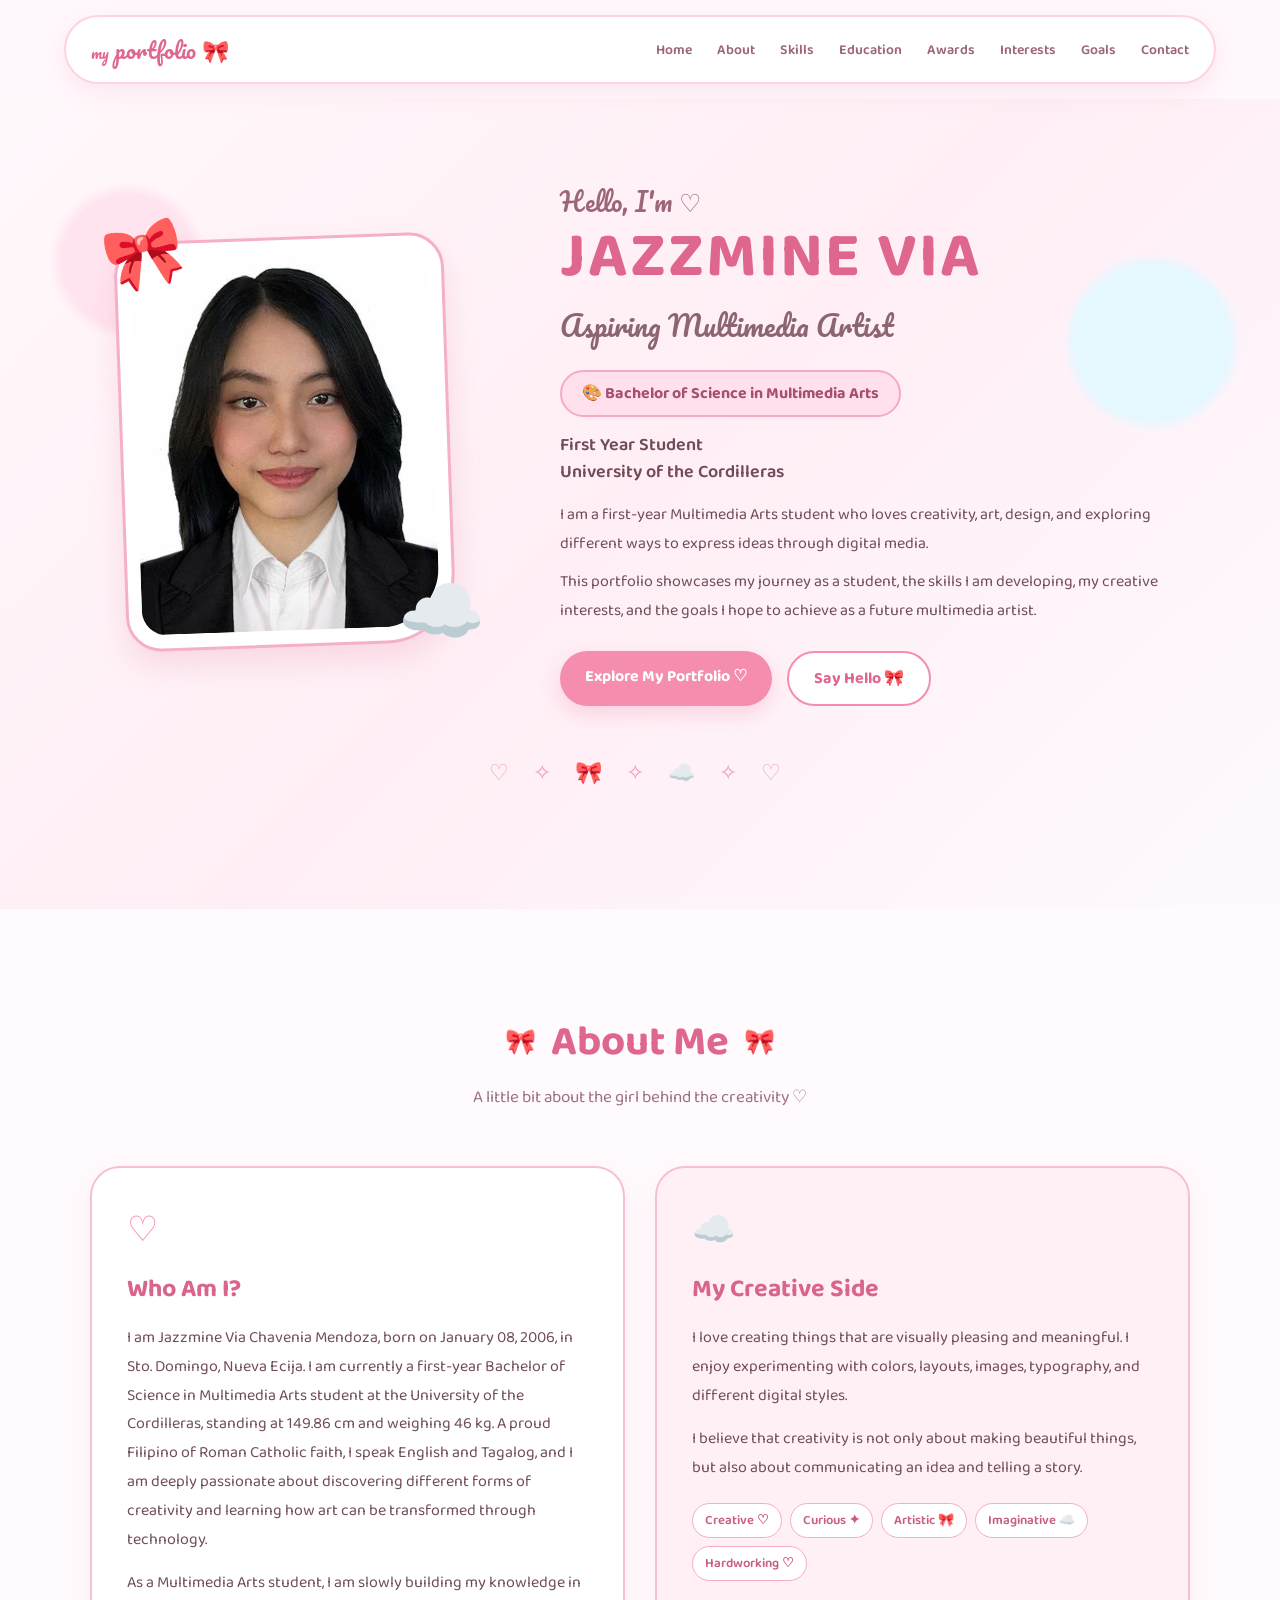
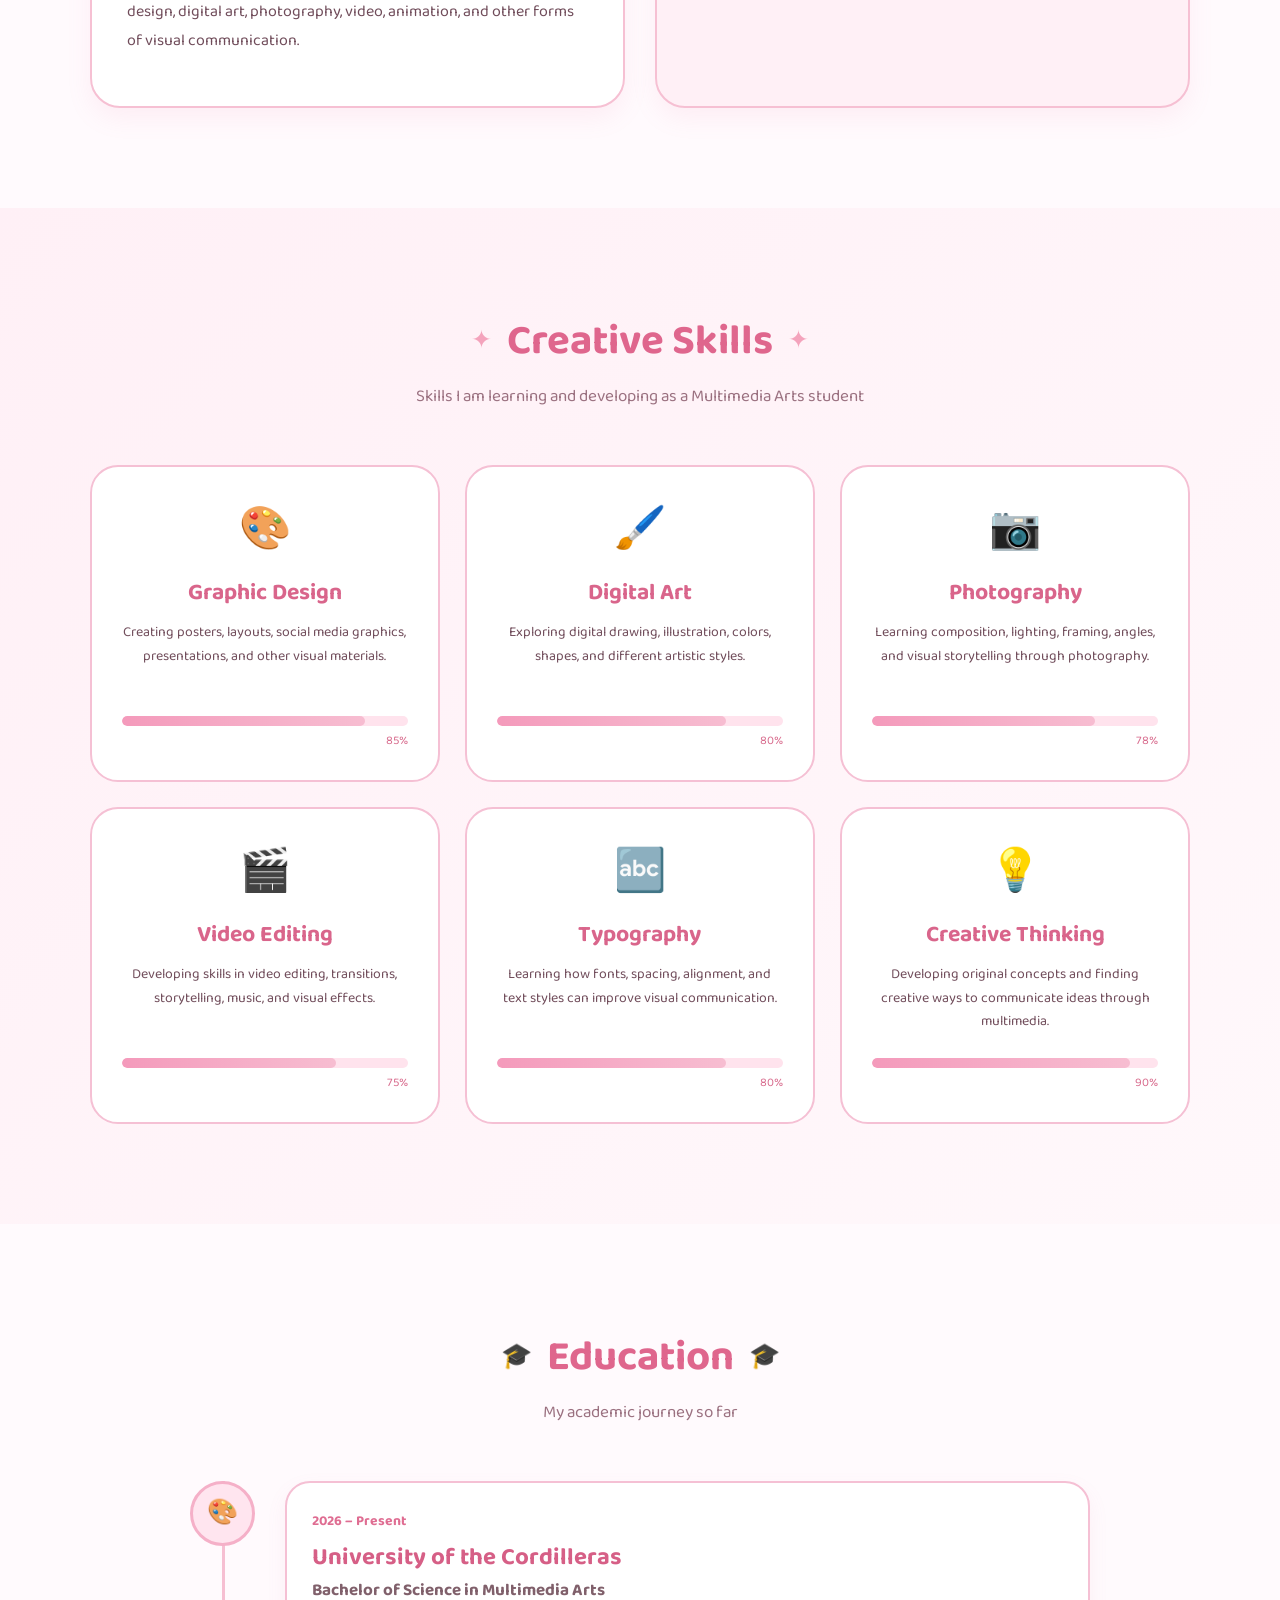
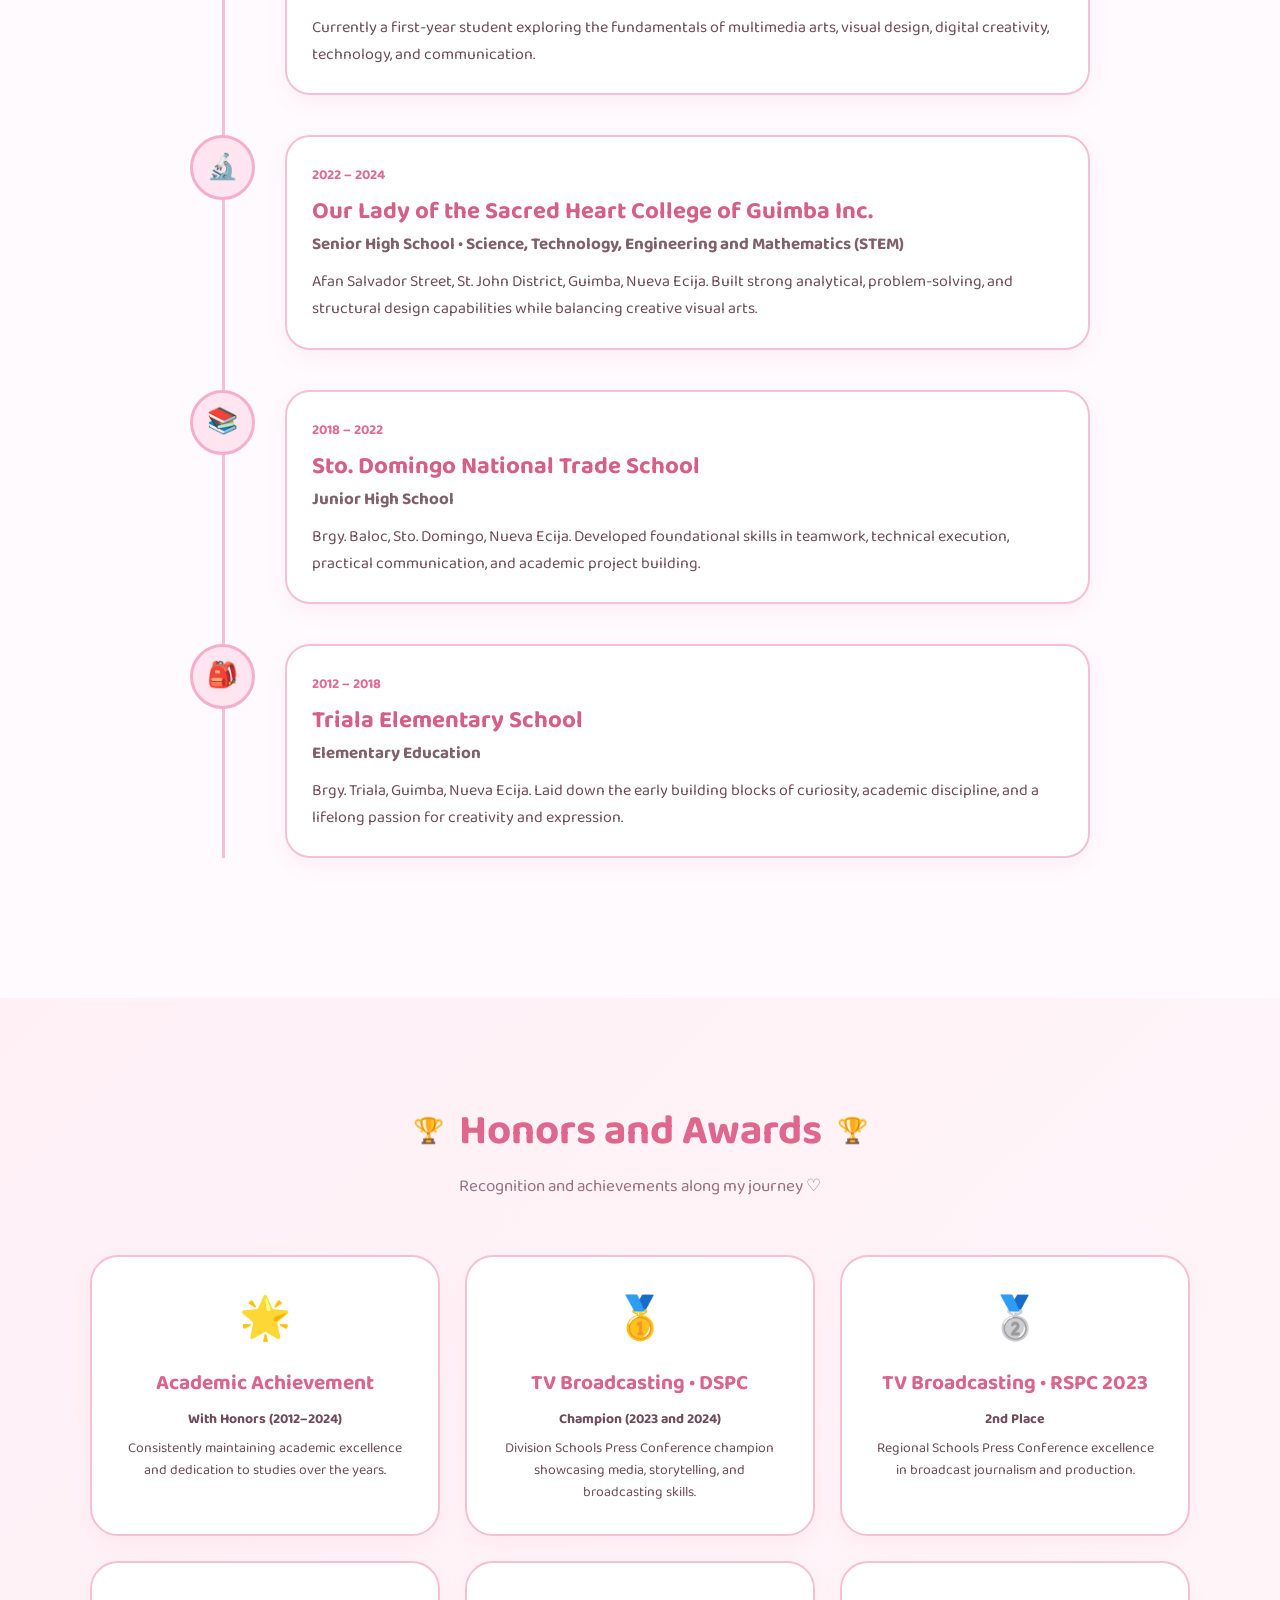
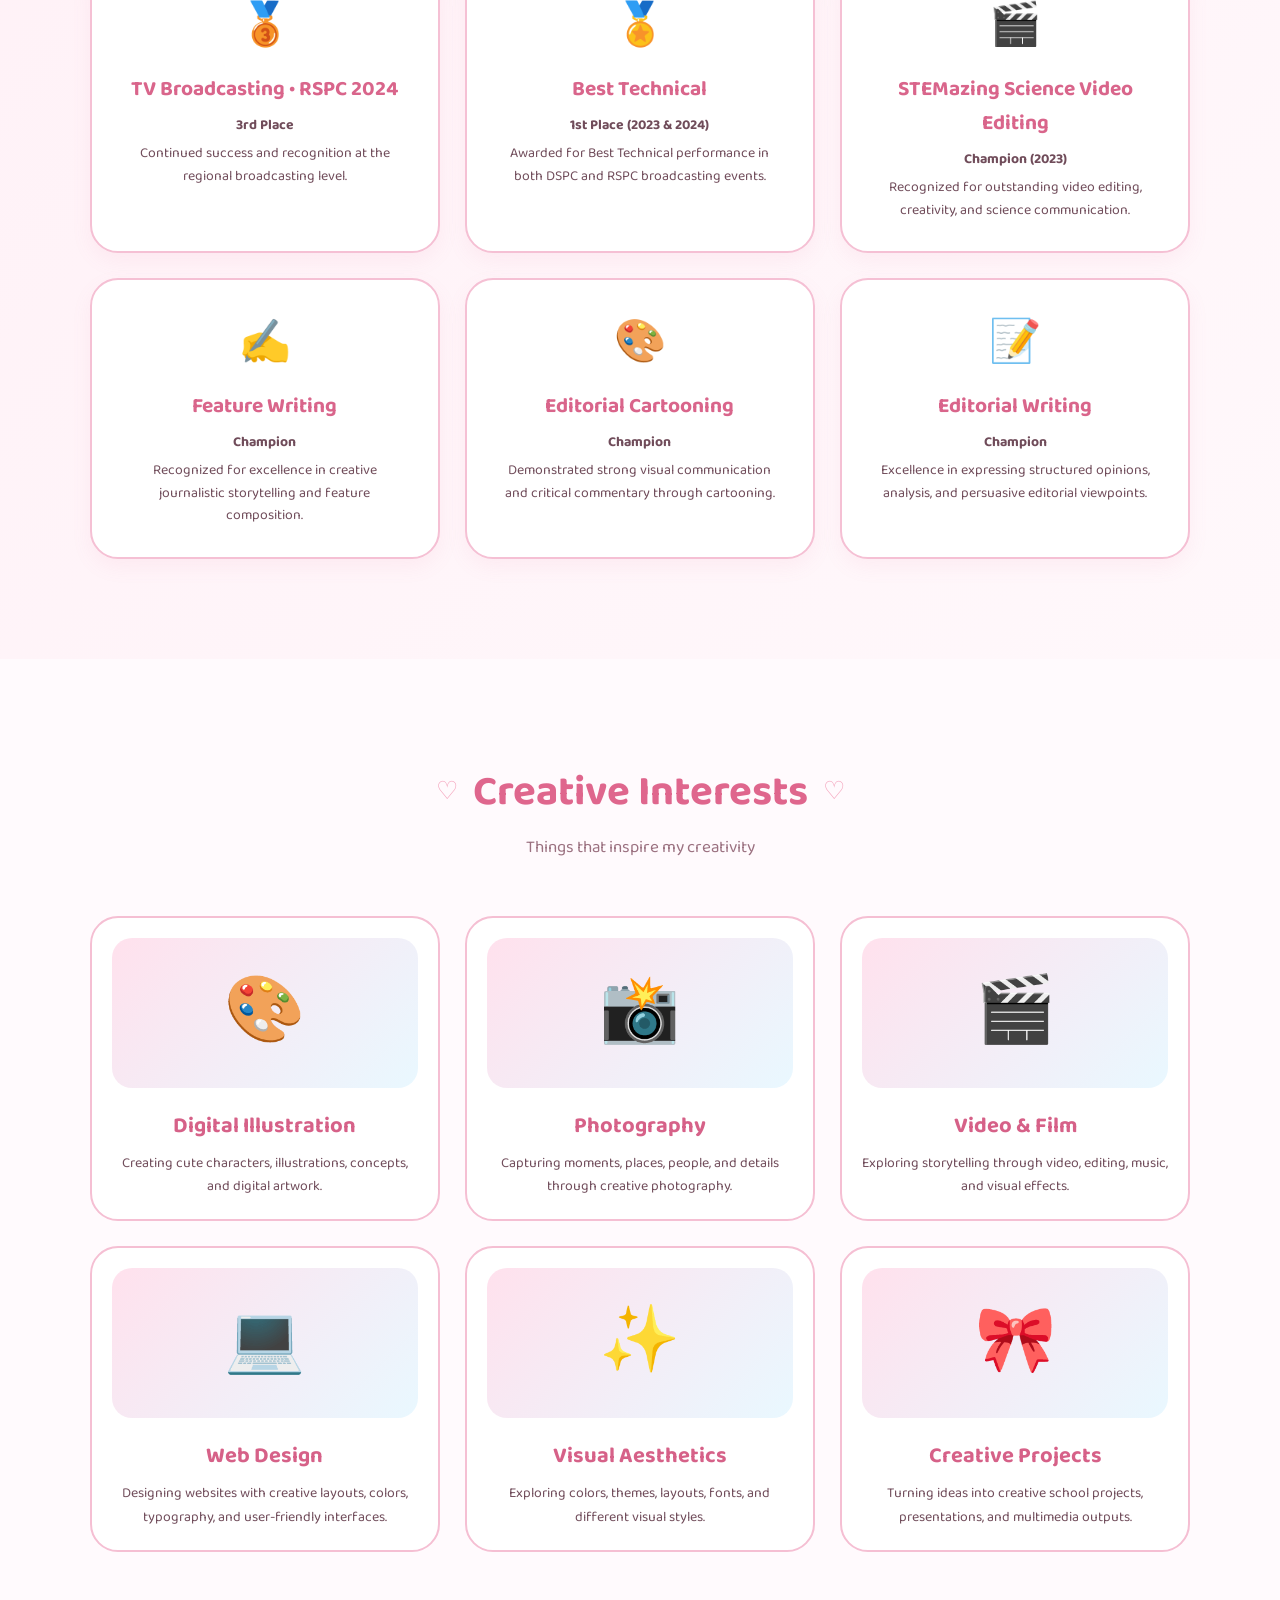
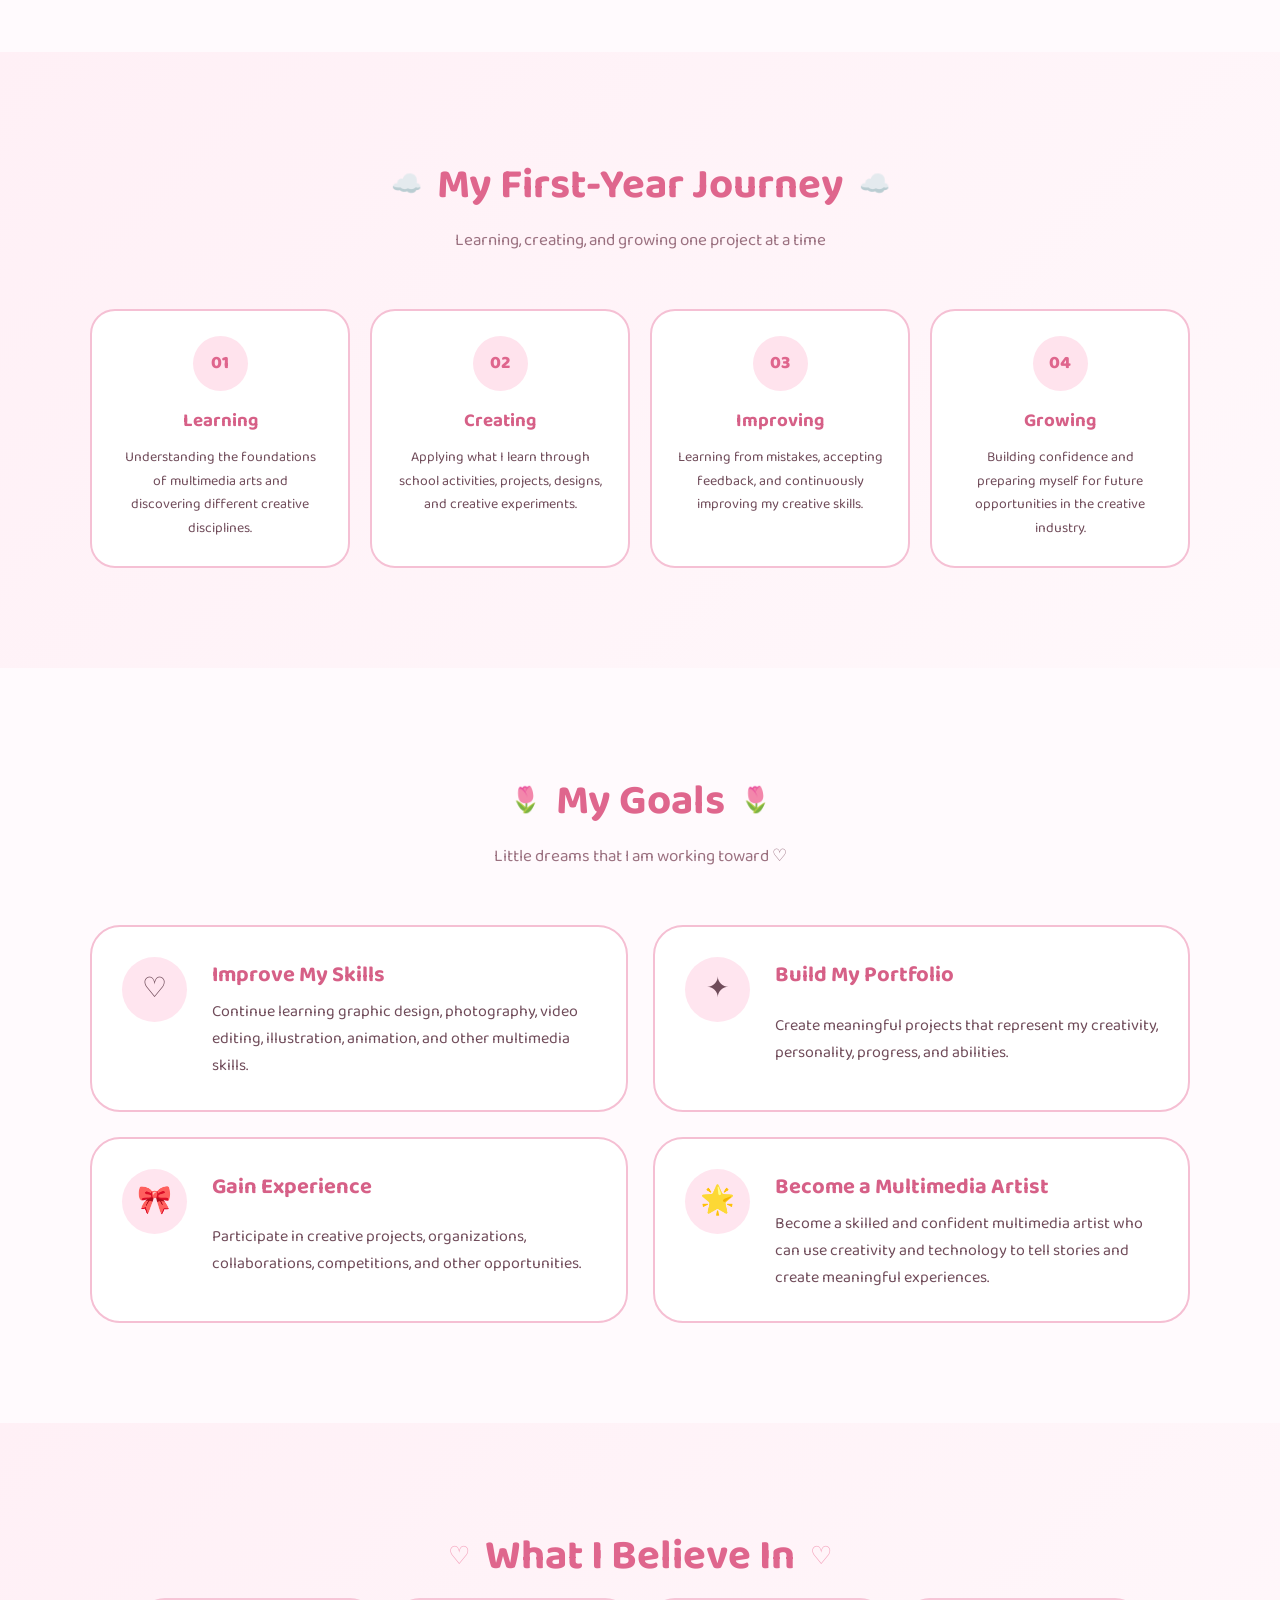
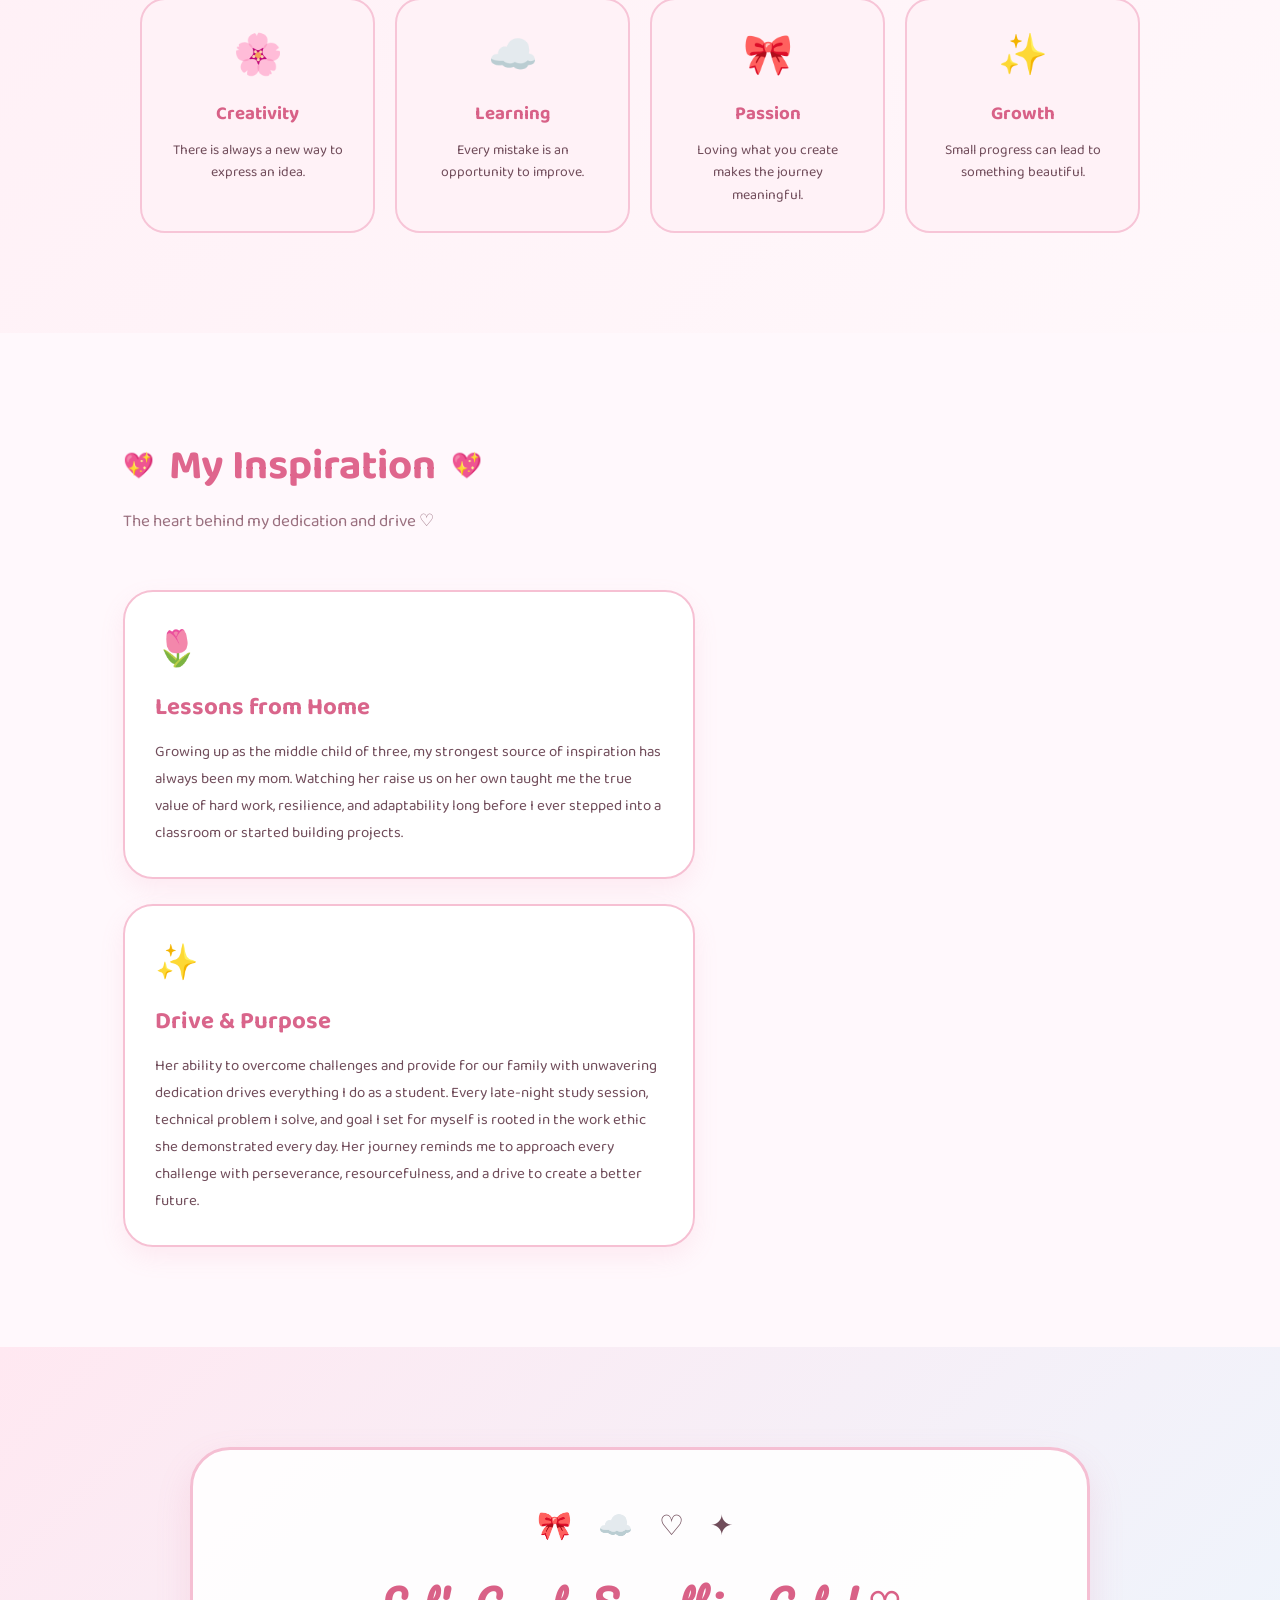
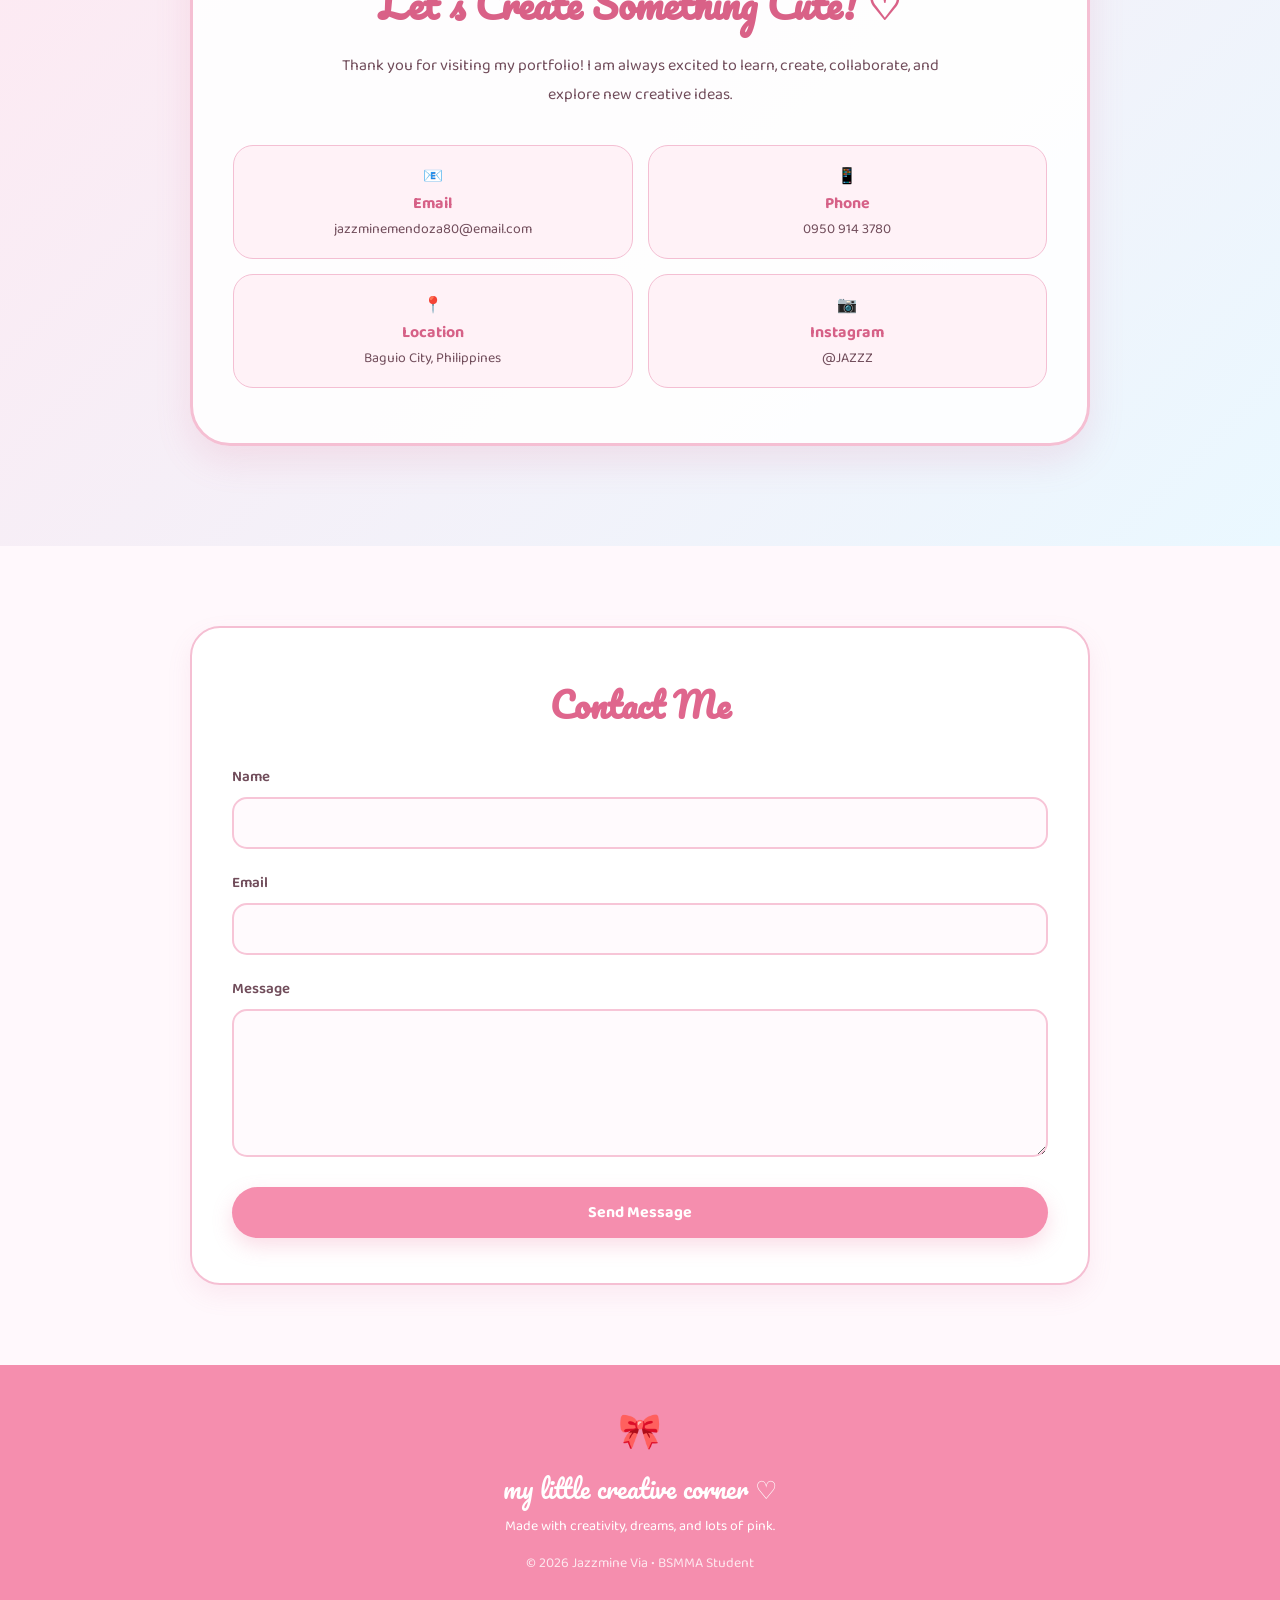
<file: index.html>
<!DOCTYPE html>
<html lang="en">

<head>
    <meta charset="UTF-8">
    <meta name="viewport" content="width=device-width, initial-scale=1.0">
    <title>My BSMMA Portfolio</title>
    <link rel="preconnect" href="https://fonts.googleapis.com">
    <link rel="preconnect" href="https://fonts.gstatic.com" crossorigin>
    <link href="https://fonts.googleapis.com/css2?family=Baloo+2:wght@400;500;600;700;800&family=Pacifico&display=swap" rel="stylesheet">
    <link rel="stylesheet" href="style.css">
</head>

<body>

    <div class="floating-heart heart1">♡</div>
    <div class="floating-heart heart2">♥</div>
    <div class="floating-star star1">✦</div>
    <div class="floating-star star2">✧</div>
    <div class="floating-bow bow1">🎀</div>

    <header>
        <nav class="navbar">
            <div class="logo">
                <span>my</span> portfolio 🎀
            </div>
            <ul class="nav-links">
                <li><a href="#home">Home</a></li>
                <li><a href="#about">About</a></li>
                <li><a href="#skills">Skills</a></li>
                <li><a href="#education">Education</a></li>
                <li><a href="#awards">Awards</a></li>
                <li><a href="#interests">Interests</a></li>
                <li><a href="#goals">Goals</a></li>
                <li><a href="#contact">Contact</a></li>
            </ul>
        </nav>
    </header>

    <section id="home" class="hero">
        <div class="hero-content">
            <div class="photo-area">
                <div class="photo-bow">🎀</div>
                <div class="photo-frame">
                    <img src="profile.jpg" alt="Profile Picture">
                </div>
                <div class="photo-cloud">☁️</div>
            </div>
            <div class="hero-text">
                <p class="hello">Hello, I'm ♡</p>
                <h1>JAZZMINE VIA</h1>
                <h2>Aspiring Multimedia Artist</h2>
                <div class="course">🎨 Bachelor of Science in Multimedia Arts</div>
                <p class="university">First Year Student<br>University of the Cordilleras</p>
                <p class="intro">
                    I am a first-year Multimedia Arts student who loves
                    creativity, art, design, and exploring different ways
                    to express ideas through digital media.
                </p>
                <p class="intro">
                    This portfolio showcases my journey as a student,
                    the skills I am developing, my creative interests,
                    and the goals I hope to achieve as a future multimedia artist.
                </p>
                <div class="hero-buttons">
                    <a href="#about" class="pink-button">Explore My Portfolio ♡</a>
                    <a href="#contact" class="outline-button">Say Hello 🎀</a>
                </div>
            </div>
        </div>
        <div class="hero-bottom">♡ ✧ 🎀 ✧ ☁️ ✧ ♡</div>
    </section>

    <section id="about" class="section">
        <div class="section-title">
            <span>🎀</span>
            <h2>About Me</h2>
            <span>🎀</span>
        </div>
        <p class="section-subtitle">A little bit about the girl behind the creativity ♡</p>
        <div class="about-container">
            <div class="about-card">
                <div class="card-icon">♡</div>
                <h3>Who Am I?</h3>
                <p>
                    I am Jazzmine Via Chavenia Mendoza, born on January 08, 2006, in Sto. Domingo, Nueva Ecija. 
                    I am currently a first-year Bachelor of Science in Multimedia Arts student at the University of the Cordilleras, 
                    standing at 149.86 cm and weighing 46 kg. A proud Filipino of Roman Catholic faith, I speak English and Tagalog, 
                    and I am deeply passionate about discovering different forms of creativity and learning how art can be transformed through technology.
                </p>
                <p>
                    As a Multimedia Arts student, I am slowly building my
                    knowledge in design, digital art, photography, video,
                    animation, and other forms of visual communication.
                </p>
            </div>
            <div class="about-card pink-card">
                <div class="card-icon">☁️</div>
                <h3>My Creative Side</h3>
                <p>
                    I love creating things that are visually pleasing and
                    meaningful. I enjoy experimenting with colors, layouts,
                    images, typography, and different digital styles.
                </p>
                <p>
                    I believe that creativity is not only about making
                    beautiful things, but also about communicating an idea
                    and telling a story.
                </p>
                <div class="personality-tags">
                    <span>Creative ♡</span>
                    <span>Curious ✦</span>
                    <span>Artistic 🎀</span>
                    <span>Imaginative ☁️</span>
                    <span>Hardworking ♡</span>
                </div>
            </div>
        </div>
    </section>

    <section id="skills" class="section pink-section">
        <div class="section-title">
            <span>✦</span>
            <h2>Creative Skills</h2>
            <span>✦</span>
        </div>
        <p class="section-subtitle">Skills I am learning and developing as a Multimedia Arts student</p>
        <div class="skills-container">
            <div class="skill-card">
                <div class="skill-icon">🎨</div>
                <h3>Graphic Design</h3>
                <p>Creating posters, layouts, social media graphics, presentations, and other visual materials.</p>
                <div class="progress"><div class="progress-bar graphic"></div></div>
                <span class="percentage">85%</span>
            </div>
            <div class="skill-card">
                <div class="skill-icon">🖌️</div>
                <h3>Digital Art</h3>
                <p>Exploring digital drawing, illustration, colors, shapes, and different artistic styles.</p>
                <div class="progress"><div class="progress-bar art"></div></div>
                <span class="percentage">80%</span>
            </div>
            <div class="skill-card">
                <div class="skill-icon">📷</div>
                <h3>Photography</h3>
                <p>Learning composition, lighting, framing, angles, and visual storytelling through photography.</p>
                <div class="progress"><div class="progress-bar photography"></div></div>
                <span class="percentage">78%</span>
            </div>
            <div class="skill-card">
                <div class="skill-icon">🎬</div>
                <h3>Video Editing</h3>
                <p>Developing skills in video editing, transitions, storytelling, music, and visual effects.</p>
                <div class="progress"><div class="progress-bar video"></div></div>
                <span class="percentage">75%</span>
            </div>
            <div class="skill-card">
                <div class="skill-icon">🔤</div>
                <h3>Typography</h3>
                <p>Learning how fonts, spacing, alignment, and text styles can improve visual communication.</p>
                <div class="progress"><div class="progress-bar typography"></div></div>
                <span class="percentage">80%</span>
            </div>
            <div class="skill-card">
                <div class="skill-icon">💡</div>
                <h3>Creative Thinking</h3>
                <p>Developing original concepts and finding creative ways to communicate ideas through multimedia.</p>
                <div class="progress"><div class="progress-bar creativity"></div></div>
                <span class="percentage">90%</span>
            </div>
        </div>
    </section>

    <section id="education" class="section">
        <div class="section-title">
            <span>🎓</span>
            <h2>Education</h2>
            <span>🎓</span>
        </div>
        <p class="section-subtitle">My academic journey so far</p>
        <div class="timeline">
            <div class="timeline-item">
                <div class="timeline-icon">🎨</div>
                <div class="timeline-content">
                    <span class="year">2026 – Present</span>
                    <h3>University of the Cordilleras</h3>
                    <h4>Bachelor of Science in Multimedia Arts</h4>
                    <p>Currently a first-year student exploring the fundamentals of multimedia arts, visual design, digital creativity, technology, and communication.</p>
                </div>
            </div>
            <div class="timeline-item">
                <div class="timeline-icon">🔬</div>
                <div class="timeline-content">
                    <span class="year">2022 – 2024</span>
                    <h3>Our Lady of the Sacred Heart College of Guimba Inc.</h3>
                    <h4>Senior High School • Science, Technology, Engineering and Mathematics (STEM)</h4>
                    <p>Afan Salvador Street, St. John District, Guimba, Nueva Ecija. Built strong analytical, problem-solving, and structural design capabilities while balancing creative visual arts.</p>
                </div>
            </div>
            <div class="timeline-item">
                <div class="timeline-icon">📚</div>
                <div class="timeline-content">
                    <span class="year">2018 – 2022</span>
                    <h3>Sto. Domingo National Trade School</h3>
                    <h4>Junior High School</h4>
                    <p>Brgy. Baloc, Sto. Domingo, Nueva Ecija. Developed foundational skills in teamwork, technical execution, practical communication, and academic project building.</p>
                </div>
            </div>
            <div class="timeline-item">
                <div class="timeline-icon">🎒</div>
                <div class="timeline-content">
                    <span class="year">2012 – 2018</span>
                    <h3>Triala Elementary School</h3>
                    <h4>Elementary Education</h4>
                    <p>Brgy. Triala, Guimba, Nueva Ecija. Laid down the early building blocks of curiosity, academic discipline, and a lifelong passion for creativity and expression.</p>
                </div>
            </div>
        </div>
    </section>

    <section id="awards" class="section pink-section">
        <div class="section-title">
            <span>🏆</span>
            <h2>Honors and Awards</h2>
            <span>🏆</span>
        </div>
        <p class="section-subtitle">Recognition and achievements along my journey ♡</p>
        <div class="awards-container">
            <div class="award-card">
                <div class="award-icon">🌟</div>
                <h3>Academic Achievement</h3>
                <p><strong>With Honors (2012–2024)</strong></p>
                <p>Consistently maintaining academic excellence and dedication to studies over the years.</p>
            </div>
            <div class="award-card">
                <div class="award-icon">🥇</div>
                <h3>TV Broadcasting • DSPC</h3>
                <p><strong>Champion (2023 and 2024)</strong></p>
                <p>Division Schools Press Conference champion showcasing media, storytelling, and broadcasting skills.</p>
            </div>
            <div class="award-card">
                <div class="award-icon">🥈</div>
                <h3>TV Broadcasting • RSPC 2023</h3>
                <p><strong>2nd Place</strong></p>
                <p>Regional Schools Press Conference excellence in broadcast journalism and production.</p>
            </div>
            <div class="award-card">
                <div class="award-icon">🥉</div>
                <h3>TV Broadcasting • RSPC 2024</h3>
                <p><strong>3rd Place</strong></p>
                <p>Continued success and recognition at the regional broadcasting level.</p>
            </div>
            <div class="award-card">
                <div class="award-icon">🏅</div>
                <h3>Best Technical</h3>
                <p><strong>1st Place (2023 & 2024)</strong></p>
                <p>Awarded for Best Technical performance in both DSPC and RSPC broadcasting events.</p>
            </div>
            <div class="award-card">
                <div class="award-icon">🎬</div>
                <h3>STEMazing Science Video Editing</h3>
                <p><strong>Champion (2023)</strong></p>
                <p>Recognized for outstanding video editing, creativity, and science communication.</p>
            </div>
            <div class="award-card">
                <div class="award-icon">✍️</div>
                <h3>Feature Writing</h3>
                <p><strong>Champion</strong></p>
                <p>Recognized for excellence in creative journalistic storytelling and feature composition.</p>
            </div>
            <div class="award-card">
                <div class="award-icon">🎨</div>
                <h3>Editorial Cartooning</h3>
                <p><strong>Champion</strong></p>
                <p>Demonstrated strong visual communication and critical commentary through cartooning.</p>
            </div>
            <div class="award-card">
                <div class="award-icon">📝</div>
                <h3>Editorial Writing</h3>
                <p><strong>Champion</strong></p>
                <p>Excellence in expressing structured opinions, analysis, and persuasive editorial viewpoints.</p>
            </div>
        </div>
    </section>

    <section id="interests" class="section">
        <div class="section-title">
            <span>♡</span>
            <h2>Creative Interests</h2>
            <span>♡</span>
        </div>
        <p class="section-subtitle">Things that inspire my creativity</p>
        <div class="interest-grid">
            <div class="interest-card">
                <div class="interest-image">🎨</div>
                <h3>Digital Illustration</h3>
                <p>Creating cute characters, illustrations, concepts, and digital artwork.</p>
            </div>
            <div class="interest-card">
                <div class="interest-image">📸</div>
                <h3>Photography</h3>
                <p>Capturing moments, places, people, and details through creative photography.</p>
            </div>
            <div class="interest-card">
                <div class="interest-image">🎬</div>
                <h3>Video & Film</h3>
                <p>Exploring storytelling through video, editing, music, and visual effects.</p>
            </div>
            <div class="interest-card">
                <div class="interest-image">💻</div>
                <h3>Web Design</h3>
                <p>Designing websites with creative layouts, colors, typography, and user-friendly interfaces.</p>
            </div>
            <div class="interest-card">
                <div class="interest-image">✨</div>
                <h3>Visual Aesthetics</h3>
                <p>Exploring colors, themes, layouts, fonts, and different visual styles.</p>
            </div>
            <div class="interest-card">
                <div class="interest-image">🎀</div>
                <h3>Creative Projects</h3>
                <p>Turning ideas into creative school projects, presentations, and multimedia outputs.</p>
            </div>
        </div>
    </section>

    <section class="section pink-section">
        <div class="section-title">
            <span>☁️</span>
            <h2>My First-Year Journey</h2>
            <span>☁️</span>
        </div>
        <p class="section-subtitle">Learning, creating, and growing one project at a time</p>
        <div class="journey-container">
            <div class="journey-card">
                <span class="journey-number">01</span>
                <h3>Learning</h3>
                <p>Understanding the foundations of multimedia arts and discovering different creative disciplines.</p>
            </div>
            <div class="journey-card">
                <span class="journey-number">02</span>
                <h3>Creating</h3>
                <p>Applying what I learn through school activities, projects, designs, and creative experiments.</p>
            </div>
            <div class="journey-card">
                <span class="journey-number">03</span>
                <h3>Improving</h3>
                <p>Learning from mistakes, accepting feedback, and continuously improving my creative skills.</p>
            </div>
            <div class="journey-card">
                <span class="journey-number">04</span>
                <h3>Growing</h3>
                <p>Building confidence and preparing myself for future opportunities in the creative industry.</p>
            </div>
        </div>
    </section>

    <section id="goals" class="section">
        <div class="section-title">
            <span>🌷</span>
            <h2>My Goals</h2>
            <span>🌷</span>
        </div>
        <p class="section-subtitle">Little dreams that I am working toward ♡</p>
        <div class="goals-container">
            <div class="goal-card">
                <div class="goal-icon">♡</div>
                <h3>Improve My Skills</h3>
                <p>Continue learning graphic design, photography, video editing, illustration, animation, and other multimedia skills.</p>
            </div>
            <div class="goal-card">
                <div class="goal-icon">✦</div>
                <h3>Build My Portfolio</h3>
                <p>Create meaningful projects that represent my creativity, personality, progress, and abilities.</p>
            </div>
            <div class="goal-card">
                <div class="goal-icon">🎀</div>
                <h3>Gain Experience</h3>
                <p>Participate in creative projects, organizations, collaborations, competitions, and other opportunities.</p>
            </div>
            <div class="goal-card">
                <div class="goal-icon">🌟</div>
                <h3>Become a Multimedia Artist</h3>
                <p>Become a skilled and confident multimedia artist who can use creativity and technology to tell stories and create meaningful experiences.</p>
            </div>
        </div>
    </section>

    <section class="section pink-section">
        <div class="section-title">
            <span>♡</span>
            <h2>What I Believe In</h2>
            <span>♡</span>
        </div>
        <div class="values-container">
            <div class="value">
                <span>🌸</span>
                <h3>Creativity</h3>
                <p>There is always a new way to express an idea.</p>
            </div>
            <div class="value">
                <span>☁️</span>
                <h3>Learning</h3>
                <p>Every mistake is an opportunity to improve.</p>
            </div>
            <div class="value">
                <span>🎀</span>
                <h3>Passion</h3>
                <p>Loving what you create makes the journey meaningful.</p>
            </div>
            <div class="value">
                <span>✨</span>
                <h3>Growth</h3>
                <p>Small progress can lead to something beautiful.</p>
            </div>
        </div>
    </section>

    <section id="inspiration" class="inspiration-section">
        <div class="section-title">
            <span>💖</span>
            <h2>My Inspiration</h2>
            <span>💖</span>
        </div>
        <p class="section-subtitle">The heart behind my dedication and drive ♡</p>
        <div class="inspiration-container">
            <div class="inspiration-card">
                <div class="card-icon">🌷</div>
                <h3>Lessons from Home</h3>
                <p>Growing up as the middle child of three, my strongest source of inspiration has always been my mom. Watching her raise us on her own taught me the true value of hard work, resilience, and adaptability long before I ever stepped into a classroom or started building projects.</p>
            </div>
            <div class="inspiration-card">
                <div class="card-icon">✨</div>
                <h3>Drive & Purpose</h3>
                <p>Her ability to overcome challenges and provide for our family with unwavering dedication drives everything I do as a student. Every late-night study session, technical problem I solve, and goal I set for myself is rooted in the work ethic she demonstrated every day. Her journey reminds me to approach every challenge with perseverance, resourcefulness, and a drive to create a better future.</p>
            </div>
        </div>
    </section>

    <section id="contact" class="contact-section">
        <div class="contact-box">
            <div class="contact-decoration">🎀 ☁️ ♡ ✦</div>
            <h2>Let's Create Something Cute! ♡</h2>
            <p>
                Thank you for visiting my portfolio!
                I am always excited to learn, create,
                collaborate, and explore new creative ideas.
            </p>
            <div class="contact-info">
                <div>
                    📧
                    <strong>Email</strong>
                    <span>jazzminemendoza80@email.com</span>
                </div>
                <div>
                    📱
                    <strong>Phone</strong>
                    <span>0950 914 3780</span>
                </div>
                <div>
                    📍
                    <strong>Location</strong>
                    <span>Baguio City, Philippines</span>
                </div>
                <div>
                    📷
                    <strong>Instagram</strong>
                    <span>@JAZZZ</span>
                </div>
            </div>
        </div>
    </section>

    <section class="contact-form-section">
        <div class="contact-form-box">
            <h2 class="contact-form-title">Contact Me</h2>
            <form>
                <div class="form-group">
                    <label for="name">Name</label>
                    <input type="text" id="name" required>
                </div>
                <div class="form-group">
                    <label for="email">Email</label>
                    <input type="email" id="email" required>
                </div>
                <div class="form-group">
                    <label for="message">Message</label>
                    <textarea id="message" rows="5" required></textarea>
                </div>
                <button type="submit" class="submit-btn">Send Message</button>
            </form>
        </div>
    </section>

    <footer>
        <div class="footer-bow">🎀</div>
        <h3>my little creative corner ♡</h3>
        <p>Made with creativity, dreams, and lots of pink.</p>
        <p class="copyright">© 2026 Jazzmine Via • BSMMA Student</p>
    </footer>

</body>

</html>
</file>
<file: style.css>
* {
    margin: 0;
    padding: 0;
    box-sizing: border-box;
    scroll-behavior: smooth;
}

body {
    font-family: "Baloo 2", sans-serif;
    background: #fff8fc;
    color: #704c5a;
    overflow-x: hidden;
}

a {
    text-decoration: none;
}

section {
    scroll-margin-top: 90px;
}

:root {
    --pink: #f58eae;
    --dark-pink: #df668d;
    --light-pink: #ffe6f0;
    --very-light-pink: #fff5f9;
    --blue: #a8dff3;
    --dark-blue: #75c5e5;
    --brown: #704c5a;
    --white: #ffffff;
    --border: #f7b5cb;
}

header {
    position: sticky;
    top: 0;
    z-index: 1000;
    padding: 15px 5%;
}

.navbar {
    max-width: 1250px;
    margin: auto;
    background: rgba(255, 255, 255, 0.94);
    border: 2px solid #ffd2e2;
    border-radius: 50px;
    padding: 13px 25px;
    display: flex;
    justify-content: space-between;
    align-items: center;
    box-shadow: 0 8px 25px rgba(240, 130, 170, 0.15);
}

.logo {
    font-family: "Pacifico", cursive;
    font-size: 22px;
    color: var(--dark-pink);
}

.logo span {
    font-size: 15px;
}

.nav-links {
    display: flex;
    gap: 25px;
    list-style: none;
}

.nav-links a {
    color: #9c6678;
    font-weight: 600;
    font-size: 14px;
    transition: 0.3s;
}

.nav-links a:hover {
    color: var(--pink);
}

.hero {
    min-height: 90vh;
    padding: 80px 7% 40px;
    background:
        radial-gradient(circle at 10% 20%, #ffe4ef 0 5%, transparent 6%),
        radial-gradient(circle at 90% 30%, #e5f7ff 0 6%, transparent 7%),
        linear-gradient(135deg, #fff8fb, #ffeef5, #fdfaff);
    position: relative;
}

.hero-content {
    max-width: 1150px;
    margin: auto;
    display: grid;
    grid-template-columns: 390px 1fr;
    gap: 80px;
    align-items: center;
}

.photo-area {
    position: relative;
    display: flex;
    justify-content: center;
    align-items: center;
}

.photo-frame {
    width: 330px;
    height: 410px;
    background: white;
    padding: 13px;
    border: 3px solid #f5b0c8;
    border-radius: 35px 35px 70px 35px;
    box-shadow: 0 15px 30px rgba(222, 103, 143, 0.18);
    transform: rotate(-2deg);
}

.photo-frame img {
    width: 100%;
    height: 100%;
    object-fit: cover;
    border-radius: 25px 25px 60px 25px;
}

.photo-bow {
    position: absolute;
    top: -30px;
    left: 15px;
    font-size: 65px;
    z-index: 3;
    transform: rotate(-15deg);
}

.photo-cloud {
    position: absolute;
    bottom: -25px;
    right: -5px;
    font-size: 70px;
    z-index: 3;
}

.hello {
    font-family: "Pacifico", cursive;
    color: #9c6678;
    font-size: 25px;
    margin-bottom: 5px;
}

.hero-text h1 {
    font-size: clamp(40px, 5vw, 65px);
    line-height: 0.95;
    color: var(--dark-pink);
    letter-spacing: 2px;
    margin-bottom: 12px;
}

.hero-text h2 {
    font-family: "Pacifico", cursive;
    font-weight: 400;
    color: #8b6572;
    font-size: 28px;
    margin-bottom: 20px;
}

.course {
    display: inline-block;
    background: #ffe0ec;
    color: #a55070;
    border: 2px solid #f5a9c3;
    padding: 9px 20px;
    border-radius: 50px;
    font-weight: 700;
    margin-bottom: 15px;
}

.university {
    font-size: 18px;
    font-weight: 600;
    line-height: 1.5;
    margin-bottom: 15px;
}

.intro {
    max-width: 650px;
    font-size: 16px;
    line-height: 1.8;
    margin-bottom: 10px;
}

.hero-buttons {
    display: flex;
    gap: 15px;
    margin-top: 25px;
    flex-wrap: wrap;
}

.pink-button,
.outline-button {
    padding: 13px 25px;
    border-radius: 50px;
    font-weight: 700;
    transition: 0.3s;
}

.pink-button {
    background: var(--pink);
    color: white;
    box-shadow: 0 8px 20px rgba(240, 120, 160, 0.25);
}

.pink-button:hover {
    transform: translateY(-3px);
    background: var(--dark-pink);
}

.outline-button {
    border: 2px solid var(--pink);
    color: var(--dark-pink);
    background: white;
}

.outline-button:hover {
    background: #ffe7f0;
}

.hero-bottom {
    text-align: center;
    margin-top: 50px;
    color: #f39db8;
    font-size: 22px;
    letter-spacing: 10px;
}

.floating-heart,
.floating-star,
.floating-bow {
    position: fixed;
    z-index: 0;
    pointer-events: none;
}

.heart1 {
    top: 20%;
    left: 2%;
    font-size: 35px;
    color: #f5a2bd;
}

.heart2 {
    bottom: 20%;
    right: 3%;
    font-size: 30px;
    color: #f7aac4;
}

.star1 {
    top: 35%;
    right: 4%;
    font-size: 35px;
    color: #f5c3d2;
}

.star2 {
    bottom: 40%;
    left: 4%;
    font-size: 28px;
    color: #a9dff1;
}

.bow1 {
    top: 70%;
    left: 2%;
    font-size: 30px;
}

.section {
    padding: 100px 7%;
    position: relative;
    background: #fffafd;
}

.pink-section {
    background: linear-gradient(135deg, #fff0f6, #fff8fb);
}

.section-title {
    display: flex;
    justify-content: center;
    align-items: center;
    gap: 15px;
    margin-bottom: 8px;
}

.section-title h2 {
    font-size: 42px;
    color: var(--dark-pink);
}

.section-title span {
    color: #f4a3bc;
    font-size: 25px;
}

.section-subtitle {
    text-align: center;
    font-size: 17px;
    margin-bottom: 55px;
    color: #9b7180;
}

.about-container {
    max-width: 1100px;
    margin: auto;
    display: grid;
    grid-template-columns: 1fr 1fr;
    gap: 30px;
}

.about-card {
    background: white;
    border: 2px solid #f6c0d3;
    border-radius: 30px;
    padding: 35px;
    position: relative;
    box-shadow: 0 10px 25px rgba(235, 130, 165, 0.1);
}

.pink-card {
    background: #fff0f6;
}

.card-icon {
    font-size: 35px;
    color: var(--pink);
    margin-bottom: 10px;
}

.about-card h3 {
    color: #d9658b;
    font-size: 25px;
    margin-bottom: 15px;
}

.about-card p {
    line-height: 1.8;
    margin-bottom: 15px;
}

.personality-tags {
    display: flex;
    gap: 8px;
    flex-wrap: wrap;
    margin-top: 20px;
}

.personality-tags span {
    background: white;
    border: 1px solid #f3aec6;
    padding: 6px 12px;
    border-radius: 50px;
    color: #c75f82;
    font-size: 13px;
    font-weight: 600;
}

.skills-container {
    max-width: 1150px;
    margin: auto;
    display: grid;
    grid-template-columns: repeat(3, 1fr);
    gap: 25px;
}

.skill-card {
    background: white;
    border: 2px solid #f5c0d4;
    border-radius: 28px;
    padding: 30px;
    text-align: center;
    transition: 0.3s;
    position: relative;
}

.skill-card:hover {
    transform: translateY(-7px);
    box-shadow: 0 15px 30px rgba(234, 115, 155, 0.15);
}

.skill-icon {
    font-size: 42px;
    margin-bottom: 10px;
}

.skill-card h3 {
    color: #d9658b;
    font-size: 23px;
    margin-bottom: 10px;
}

.skill-card p {
    font-size: 14px;
    line-height: 1.7;
    min-height: 75px;
}

.progress {
    height: 10px;
    background: #ffe3ed;
    border-radius: 20px;
    margin-top: 20px;
    overflow: hidden;
}

.progress-bar {
    height: 100%;
    background: linear-gradient(90deg, #f49abb, #f7bdd1);
    border-radius: 20px;
}

.graphic { width: 85%; }
.art { width: 80%; }
.photography { width: 78%; }
.video { width: 75%; }
.typography { width: 80%; }
.creativity { width: 90%; }

.percentage {
    display: block;
    text-align: right;
    font-size: 12px;
    color: #d86b8d;
    margin-top: 5px;
}

.timeline {
    max-width: 900px;
    margin: auto;
    position: relative;
}

.timeline::before {
    content: "";
    position: absolute;
    left: 32px;
    top: 0;
    width: 3px;
    height: 100%;
    background: #f6bfd2;
}

.timeline-item {
    display: flex;
    gap: 30px;
    margin-bottom: 40px;
    position: relative;
}

.timeline-icon {
    min-width: 65px;
    height: 65px;
    background: #ffe5ef;
    border: 3px solid #f5b0c8;
    border-radius: 50%;
    display: flex;
    justify-content: center;
    align-items: center;
    font-size: 25px;
    z-index: 2;
}

.timeline-content {
    background: white;
    border: 2px solid #f5c0d4;
    border-radius: 25px;
    padding: 25px;
    flex: 1;
    box-shadow: 0 8px 20px rgba(220, 120, 150, 0.08);
}

.year {
    color: #df6d92;
    font-weight: 700;
    font-size: 14px;
}

.timeline-content h3 {
    color: #d65f86;
    font-size: 24px;
    margin-top: 5px;
}

.timeline-content h4 {
    color: #80606b;
    font-size: 17px;
    margin-bottom: 10px;
}

.timeline-content p {
    line-height: 1.7;
}

.awards-container {
    max-width: 1150px;
    margin: auto;
    display: grid;
    grid-template-columns: repeat(3, 1fr);
    gap: 25px;
}

.award-card {
    background: white;
    border: 2px solid #f5c0d4;
    border-radius: 28px;
    padding: 30px;
    text-align: center;
    transition: 0.3s;
    box-shadow: 0 8px 20px rgba(234, 115, 155, 0.08);
}

.award-card:hover {
    transform: translateY(-7px);
    box-shadow: 0 15px 30px rgba(234, 115, 155, 0.15);
}

.award-icon {
    font-size: 42px;
    margin-bottom: 12px;
}

.award-card h3 {
    color: #d9658b;
    font-size: 21px;
    margin-bottom: 8px;
}

.award-card p {
    font-size: 14px;
    line-height: 1.6;
    color: #704c5a;
    margin-top: 6px;
}

.interest-grid {
    max-width: 1150px;
    margin: auto;
    display: grid;
    grid-template-columns: repeat(3, 1fr);
    gap: 25px;
}

.interest-card {
    background: white;
    border: 2px solid #f5bfd3;
    border-radius: 28px;
    padding: 20px;
    text-align: center;
    transition: 0.3s;
}

.interest-card:hover {
    transform: translateY(-7px) rotate(-1deg);
}

.interest-image {
    height: 150px;
    border-radius: 20px;
    background: linear-gradient(135deg, #ffe1ed, #e9f8ff);
    display: flex;
    justify-content: center;
    align-items: center;
    font-size: 65px;
    margin-bottom: 20px;
}

.interest-card h3 {
    color: #d66188;
    font-size: 22px;
    margin-bottom: 8px;
}

.interest-card p {
    font-size: 14px;
    line-height: 1.7;
}

.journey-container {
    max-width: 1100px;
    margin: auto;
    display: grid;
    grid-template-columns: repeat(4, 1fr);
    gap: 20px;
}

.journey-card {
    background: white;
    border: 2px solid #f5c0d4;
    border-radius: 25px;
    padding: 25px;
    text-align: center;
    position: relative;
}

.journey-number {
    display: inline-flex;
    width: 55px;
    height: 55px;
    border-radius: 50%;
    align-items: center;
    justify-content: center;
    background: #ffe3ed;
    color: #df668d;
    font-weight: 800;
    font-size: 18px;
    margin-bottom: 15px;
}

.journey-card h3 {
    color: #d66087;
    margin-bottom: 10px;
}

.journey-card p {
    font-size: 14px;
    line-height: 1.7;
}

.goals-container {
    max-width: 1100px;
    margin: auto;
    display: grid;
    grid-template-columns: repeat(2, 1fr);
    gap: 25px;
}

.goal-card {
    background: white;
    border: 2px solid #f5bfd3;
    border-radius: 30px;
    padding: 30px;
    display: grid;
    grid-template-columns: 70px 1fr;
    column-gap: 20px;
    align-items: start;
}

.goal-icon {
    width: 65px;
    height: 65px;
    background: #ffe5ef;
    border-radius: 50%;
    display: flex;
    align-items: center;
    justify-content: center;
    font-size: 28px;
    grid-row: span 2;
}

.goal-card h3 {
    color: #d66087;
    font-size: 22px;
}

.goal-card p {
    line-height: 1.7;
    margin-top: 5px;
}

.values-container {
    max-width: 1000px;
    margin: auto;
    display: grid;
    grid-template-columns: repeat(4, 1fr);
    gap: 20px;
}

.value {
    text-align: center;
    padding: 25px;
    background: #fff2f7;
    border: 2px solid #f7c5d7;
    border-radius: 25px;
}

.value span {
    font-size: 40px;
}

.value h3 {
    color: #d86187;
    margin: 10px 0;
}

.value p {
    font-size: 14px;
    line-height: 1.6;
}

#inspiration.inspiration-section {
    padding: 100px 7%;
    position: relative;
    background-image: url("portfolio-bg.png") !important;
    background-size: cover !important;
    background-position: center !important;
    background-repeat: no-repeat !important;
    background-attachment: fixed !important;
}

#inspiration .inspiration-container {
    max-width: 52% !important;
    margin-left: 3% !important;
    margin-right: auto !important;
    display: grid;
    grid-template-columns: 1fr;
    gap: 25px;
}

#inspiration .section-title,
#inspiration .section-subtitle {
    max-width: 52% !important;
    margin-left: 3% !important;
    margin-right: auto !important;
    text-align: left !important;
    justify-content: flex-start !important;
}

.inspiration-card {
    background: rgba(255, 255, 255, 0.9);
    backdrop-filter: blur(5px);
    border: 2px solid #f6c0d3;
    border-radius: 30px;
    padding: 30px;
    box-shadow: 0 10px 25px rgba(235, 130, 165, 0.12);
}

.inspiration-card h3 {
    color: #d9658b;
    font-size: 24px;
    margin-bottom: 12px;
}

.inspiration-card p {
    line-height: 1.8;
    font-size: 15px;
}

.contact-section {
    padding: 100px 7%;
    background: linear-gradient(135deg, #ffe8f1, #eaf8ff);
}

.contact-box {
    max-width: 900px;
    margin: auto;
    text-align: center;
    background: rgba(255, 255, 255, 0.9);
    border: 3px solid #f5bfd3;
    border-radius: 40px;
    padding: 55px 40px;
    box-shadow: 0 15px 35px rgba(220, 110, 150, 0.15);
}

.contact-decoration {
    font-size: 28px;
    letter-spacing: 10px;
    margin-bottom: 20px;
}

.contact-box h2 {
    font-family: "Pacifico", cursive;
    font-size: 38px;
    color: #d96187;
    margin-bottom: 15px;
}

.contact-box > p {
    max-width: 650px;
    margin: auto;
    line-height: 1.8;
    font-size: 16px;
}

.contact-info {
    display: grid;
    grid-template-columns: repeat(2, 1fr);
    gap: 15px;
    margin-top: 35px;
}

.contact-info div {
    background: #fff2f7;
    border: 1px solid #f4bfd3;
    border-radius: 20px;
    padding: 18px;
    display: flex;
    flex-direction: column;
    gap: 2px;
}

.contact-info strong {
    color: #d66187;
}

.contact-info span {
    font-size: 14px;
}

.contact-form-section {
    padding: 80px 7%;
    background: #fff8fc;
}

.contact-form-box {
    max-width: 900px;
    margin: auto;
    background: rgba(255, 255, 255, 0.95);
    border: 2px solid #f5bfd3;
    border-radius: 30px;
    padding: 45px 40px;
    box-shadow: 0 10px 25px rgba(220, 110, 150, 0.1);
}

.contact-form-title {
    color: #df668d;
    font-size: 35px;
    margin-bottom: 30px;
    font-family: "Pacifico", cursive;
    text-align: center;
}

.form-group {
    margin-bottom: 22px;
}

.form-group label {
    display: block;
    color: #704c5a;
    font-weight: 600;
    margin-bottom: 8px;
    font-size: 15px;
}

.form-group input,
.form-group textarea {
    width: 100%;
    padding: 12px 15px;
    border: 2px solid #f7c5d7;
    border-radius: 15px;
    font-family: "Baloo 2", sans-serif;
    font-size: 15px;
    color: #704c5a;
    background: #fffafd;
    transition: 0.3s;
}

.form-group input:focus,
.form-group textarea:focus {
    outline: none;
    border-color: #f58eae;
    box-shadow: 0 0 0 3px rgba(245, 142, 174, 0.2);
}

.submit-btn {
    background: #f58eae;
    color: white;
    border: none;
    padding: 13px 30px;
    border-radius: 50px;
    font-family: "Baloo 2", sans-serif;
    font-weight: 700;
    font-size: 16px;
    cursor: pointer;
    transition: 0.3s;
    box-shadow: 0 8px 20px rgba(240, 120, 160, 0.25);
    display: block;
    width: 100%;
}

.submit-btn:hover {
    background: #df668d;
    transform: translateY(-2px);
}

footer {
    background: #f58eae;
    color: white;
    text-align: center;
    padding: 40px 20px;
}

.footer-bow {
    font-size: 35px;
    margin-bottom: 5px;
}

footer h3 {
    font-family: "Pacifico", cursive;
    font-weight: 400;
    font-size: 25px;
}

footer p {
    margin-top: 5px;
    font-size: 14px;
}

.copyright {
    opacity: 0.8;
    margin-top: 15px;
}

@media (max-width: 1000px) {
    .nav-links { gap: 12px; }
    .hero-content { grid-template-columns: 1fr; text-align: center; gap: 50px; }
    .photo-area { margin: auto; }
    .intro { margin-left: auto; margin-right: auto; }
    .hero-buttons { justify-content: center; }
    .skills-container, .interest-grid, .awards-container { grid-template-columns: repeat(2, 1fr); }
    .journey-container, .values-container { grid-template-columns: repeat(2, 1fr); }
}

@media (max-width: 700px) {
    header { padding: 10px; }
    .navbar { border-radius: 25px; flex-direction: column; gap: 12px; }
    .nav-links { flex-wrap: wrap; justify-content: center; gap: 10px 15px; }
    .hero { padding-top: 60px; }
    .photo-frame { width: 280px; height: 350px; }
    .hero-text h1 { font-size: 38px; }
    .hero-text h2 { font-size: 23px; }
    .section { padding: 70px 5%; }
    .section-title h2 { font-size: 32px; }
    .about-container, .skills-container, .interest-grid, .awards-container, .goals-container, .contact-info { grid-template-columns: 1fr; }
    .journey-container, .values-container { grid-template-columns: 1fr; }
    .timeline::before { display: none; }
    .timeline-item { gap: 15px; }
    .timeline-icon { min-width: 50px; height: 50px; font-size: 20px; }
    .goal-card { grid-template-columns: 55px 1fr; }
    .goal-icon { width: 50px; height: 50px; font-size: 22px; }
    .contact-box { padding: 40px 20px; }
    .contact-box h2 { font-size: 30px; }
    .contact-form-box { padding: 30px 20px; }
}

@media (max-width: 900px) {
    #inspiration .inspiration-container,
    #inspiration .section-title,
    #inspiration .section-subtitle {
        max-width: 100% !important;
        margin-left: auto !important;
        margin-right: auto !important;
    }
}

::selection {
    background: #ffc9dc;
    color: #704c5a;
}

::-webkit-scrollbar { width: 10px; }
::-webkit-scrollbar-track { background: #fff1f6; }
::-webkit-scrollbar-thumb { background: #f3a3bd; border-radius: 20px; }
::-webkit-scrollbar-thumb:hover { background: #df668d; }
</file>
